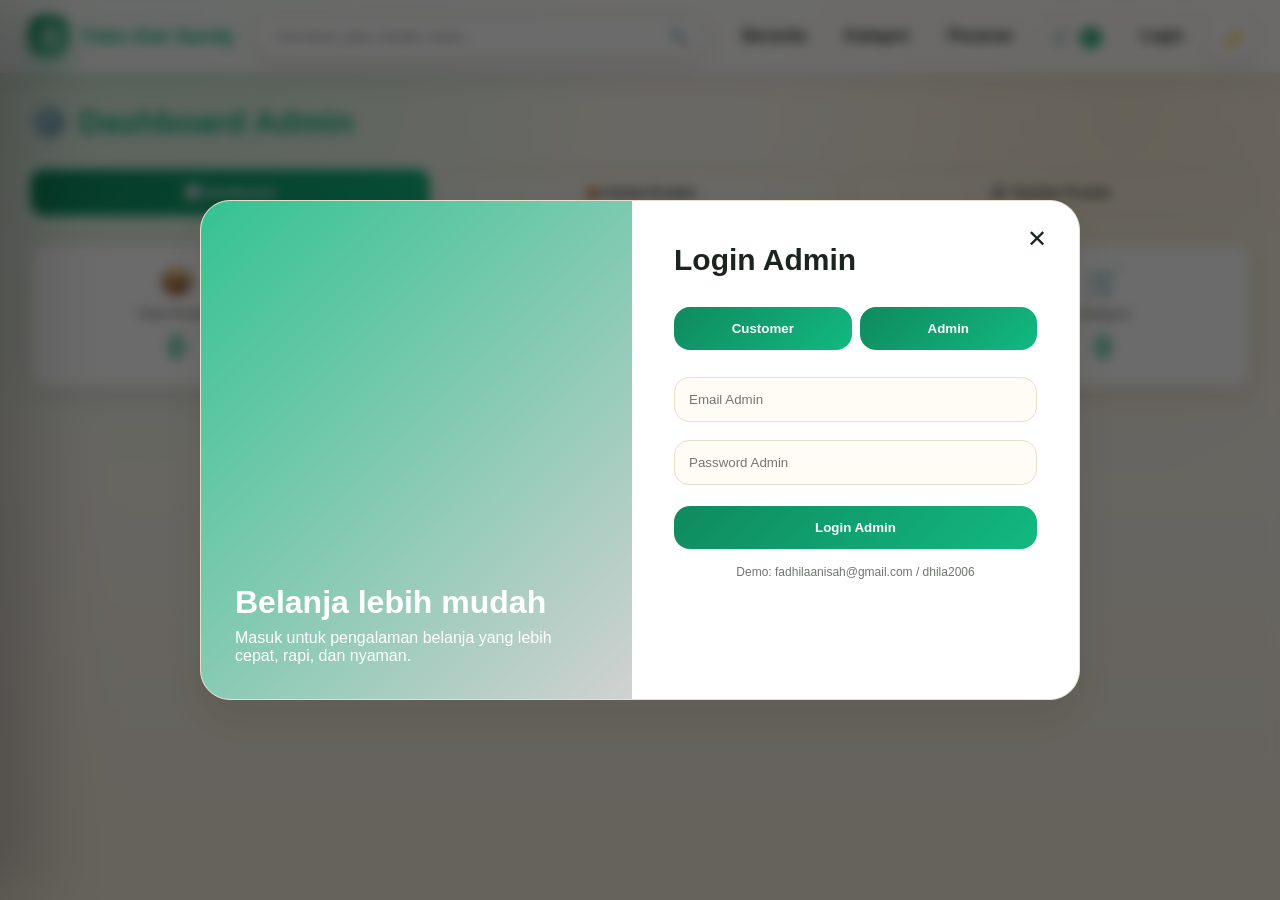
<file: admin.html>
<!DOCTYPE html>
<html lang="id">
<head>
<meta charset="UTF-8" />
<meta name="viewport" content="width=device-width, initial-scale=1.0" />
<title>Admin Dashboard - Toko Dwi Sandy</title>
<link rel="stylesheet" href="styles.css">
</head>

<body>

<!-- SIDEBAR -->
<div id="sidebar" class="sidebar">
  <div class="sidebar-header">
    <span>🛍️ Toko Dwi Sandy</span>
    <span onclick="closeSidebar()">✕</span>
  </div>
  <div class="sidebar-menu">
    <div onclick="window.location.href='index.html';closeSidebar()">🏠 Beranda</div>
    <div onclick="window.location.href='index.html';closeSidebar()">📦 Kategori Produk</div>
    <div onclick="window.location.href='index.html';closeSidebar()">🔍 Pencarian</div>
    <div onclick="window.location.href='keranjang.html';closeSidebar()">🛒 Keranjang</div>
    <div onclick="window.location.href='pesanan.html';closeSidebar()">🚚 Pesanan</div>
    <div onclick="toggleDarkMode();closeSidebar()">🌙 Night Mode</div>
    <div onclick="openLogin();closeSidebar()">👤 Login</div>
  </div>
</div>
<div id="overlay" class="overlay" onclick="closeSidebar()"></div>

<!-- NAVBAR -->
<nav>
  <div class="nav-left" onclick="openSidebar()">
    <div class="logo-badge">☰</div>
    <span>Toko Dwi Sandy</span>
  </div>

  <div class="nav-search">
    <input id="searchInput" placeholder="Cari beras, gula, minyak, snack..." />
    <span class="search-icon">🔍</span>
  </div>

  <div class="nav-right">
    <div class="nav-btn" onclick="window.location.href='index.html'">Beranda</div>
    <div class="nav-btn" onclick="window.location.href='index.html'">Kategori</div>
    <div class="nav-btn" onclick="window.location.href='pesanan.html'">Pesanan</div>
    <div class="nav-btn" onclick="window.location.href='keranjang.html'">🛒 <span id="cartCount" class="cart-badge">0</span></div>
    
    <div id="loginBtn" class="nav-btn" onclick="openLogin()">Login</div>
    
    <div id="userMenuBtn" class="user-menu hidden">
      <div class="user-avatar" onclick="toggleUserDropdown()" id="userAvatar">U</div>
      <div class="user-dropdown" id="userDropdown">
        <div class="user-dropdown-header">
          <p id="dropdownUsername">User</p>
          <span id="dropdownEmail">user@email.com</span>
        </div>
        <div class="user-dropdown-menu">
          <div class="user-dropdown-item" onclick="window.location.href='pesanan.html';closeUserDropdown()">📋 Pesanan Saya</div>
          <div class="user-dropdown-item" onclick="toggleDarkMode();closeUserDropdown()">🌙 Night Mode</div>
          <div class="user-dropdown-item user-dropdown-logout" onclick="logoutCustomer()">🚪 Logout</div>
        </div>
      </div>
    </div>
    
    <div id="adminMenuBtn" class="user-menu hidden">
      <div class="user-avatar" onclick="toggleAdminDropdown()" id="adminAvatar">A</div>
      <div class="user-dropdown" id="adminDropdown">
        <div class="user-dropdown-header">
          <p id="adminDropdownUsername">Admin</p>
          <span>Administrator</span>
        </div>
        <div class="user-dropdown-menu">
          <div class="user-dropdown-item" onclick="window.location.href='admin.html';closeAdminDropdown()">⚙️ Dashboard</div>
          <div class="user-dropdown-item" onclick="toggleDarkMode();closeAdminDropdown()">🌙 Night Mode</div>
          <div class="user-dropdown-item user-dropdown-logout" onclick="logoutAdmin()">🚪 Logout</div>
        </div>
      </div>
    </div>
    
    <button id="themeBtn" class="theme-btn" onclick="toggleDarkMode()" title="Night Mode">🌙</button>
  </div>
</nav>

<!-- LOGIN MODAL -->
<div id="loginModal" class="login-modal">
  <div class="login-box">
    <div class="login-left">
      <h2>Belanja lebih mudah</h2>
      <p>Masuk untuk pengalaman belanja yang lebih cepat, rapi, dan nyaman.</p>
    </div>
    <div class="login-right">
      <div class="close" onclick="closeLogin()">✕</div>
      <h2 id="formTitle">Login</h2>
      
      <div id="authMode" class="auth-tabs">
        <button class="auth-tab-btn active" onclick="setAuthMode('customer')">Customer</button>
        <button class="auth-tab-btn" onclick="setAuthMode('admin')">Admin</button>
      </div>

      <div id="customerAuth">
        <input id="email" placeholder="Email" />
        <input id="password" type="password" placeholder="Password" />
        <input id="username" class="hidden" placeholder="Username" />
        <button onclick="submitAuth('customer')">Masuk</button>
        <p style="margin-top:16px;font-size:14px;color:var(--muted)">
          <span id="switchText">Belum punya akun?</span>
          <b style="cursor:pointer;color:var(--primary-2)" onclick="toggleAuth()" id="switchBtn">Daftar</b>
        </p>
      </div>

      <div id="adminAuth" class="hidden">
        <input id="adminEmail" placeholder="Email Admin" />
        <input id="adminPassword" type="password" placeholder="Password Admin" />
        <button onclick="submitAuth('admin')">Login Admin</button>
        <p style="margin-top:16px;font-size:12px;color:var(--muted);text-align:center">
          Demo: fadhilaanisah@gmail.com / dhila2006
        </p>
      </div>
    </div>
  </div>
</div>

<!-- ADMIN DASHBOARD -->
<section class="container" id="adminPage">
  <div class="admin-header">
    <h1>⚙️ Dashboard Admin</h1>
  </div>

  <div class="admin-tabs">
    <button class="admin-tab active" onclick="switchAdminTab('dashboard')">📊 Dashboard</button>
    <button class="admin-tab" onclick="switchAdminTab('products')">📦 Kelola Produk</button>
    <button class="admin-tab" onclick="switchAdminTab('add')">➕ Tambah Produk</button>
  </div>

  <!-- DASHBOARD TAB -->
  <div id="dashboardTab" class="admin-section show">
    <div class="stats-grid">
      <div class="stat-card">
        <div class="icon">📦</div>
        <h3>Total Produk</h3>
        <div class="value" id="totalProducts">0</div>
      </div>
      <div class="stat-card">
        <div class="icon">💰</div>
        <h3>Total Stok</h3>
        <div class="value" id="totalStock">0</div>
      </div>
      <div class="stat-card">
        <div class="icon">📋</div>
        <h3>Total Pesanan</h3>
        <div class="value" id="totalOrders">0</div>
      </div>
      <div class="stat-card">
        <div class="icon">🛒</div>
        <h3>Kategori</h3>
        <div class="value" id="totalCategories">0</div>
      </div>
    </div>
  </div>

  <!-- PRODUCTS TAB -->
  <div id="productsTab" class="admin-section">
    <div class="add-product-form">
      <h3 style="margin-bottom:18px">🔍 Filter & Cari Produk</h3>
      <input id="adminSearch" placeholder="Cari nama produk..." style="width:100%;padding:12px;border-radius:12px;border:1px solid var(--border);background:var(--bg-soft);color:var(--text);outline:none" onkeyup="filterAdminProducts()" />
    </div>
    <table class="products-table">
      <thead>
        <tr>
          <th>Produk</th>
          <th>Kategori</th>
          <th>Harga</th>
          <th>Stok</th>
          <th style="width:200px;">Aksi</th>
        </tr>
      </thead>
      <tbody id="adminProductList"></tbody>
    </table>
  </div>

  <!-- ADD PRODUCT TAB -->
  <div id="addTab" class="admin-section">
    <div class="add-product-form">
      <h3 style="margin-bottom:18px">➕ Tambah Produk Baru</h3>
      
      <div class="form-group">
        <label>Nama Produk</label>
        <input id="newProductName" type="text" placeholder="Masukkan nama produk" />
      </div>

      <div class="form-row">
        <div class="form-group">
          <label>Harga (Rp)</label>
          <input id="newProductPrice" type="number" placeholder="Masukkan harga" min="0" />
        </div>
        <div class="form-group">
          <label>Stok</label>
          <input id="newProductStock" type="number" placeholder="Masukkan jumlah stok" min="0" />
        </div>
      </div>

      <div class="form-group">
        <label>Kategori</label>
        <select id="newProductCategory" style="padding:12px;border-radius:12px;border:1px solid var(--border);background:var(--bg-soft);color:var(--text);outline:none;font-weight:900">
          <option value="">-- Pilih Kategori --</option>
          <option value="Kebutuhan Harian">🍚 Kebutuhan Harian</option>
          <option value="Makanan Ringan">🍫 Makanan & Minuman Ringan</option>
          <option value="Rumah Tangga">🧹 Keperluan Rumah Tangga</option>
          <option value="Perawatan">🧴 Kesehatan & Perawatan</option>
          <option value="Lainnya">✨ Produk Lainnya</option>
        </select>
      </div>

      <div class="form-group">
        <label>Deskripsi</label>
        <textarea id="newProductDesc" placeholder="Masukkan deskripsi produk..."></textarea>
      </div>

      <div class="form-group">
        <label>URL Gambar</label>
        <input id="newProductImg" type="text" placeholder="Contoh: https://picsum.photos/400?26" />
      </div>

      <div class="form-actions">
        <button class="submit-btn" onclick="addNewProduct()">✓ Tambah Produk</button>
        <button class="cancel-btn" onclick="resetProductForm()">Reset</button>
      </div>
    </div>
  </div>
</section>

<button id="scrollTopBtn" class="scroll-top" onclick="window.scrollTo({top:0,behavior:'smooth'})">↑</button>
<div id="notif" class="notif hidden"></div>

<script src="script.js"></script>
<script>
// Check if admin is logged in
window.addEventListener('load', function() {
  if(!isAdminLoggedIn) {
    openLogin();
    setAuthMode('admin');
  } else {
    updateAdminStats();
    renderAdminProducts(getAllProducts());
  }
});
</script>
</body>
</html>
</file>
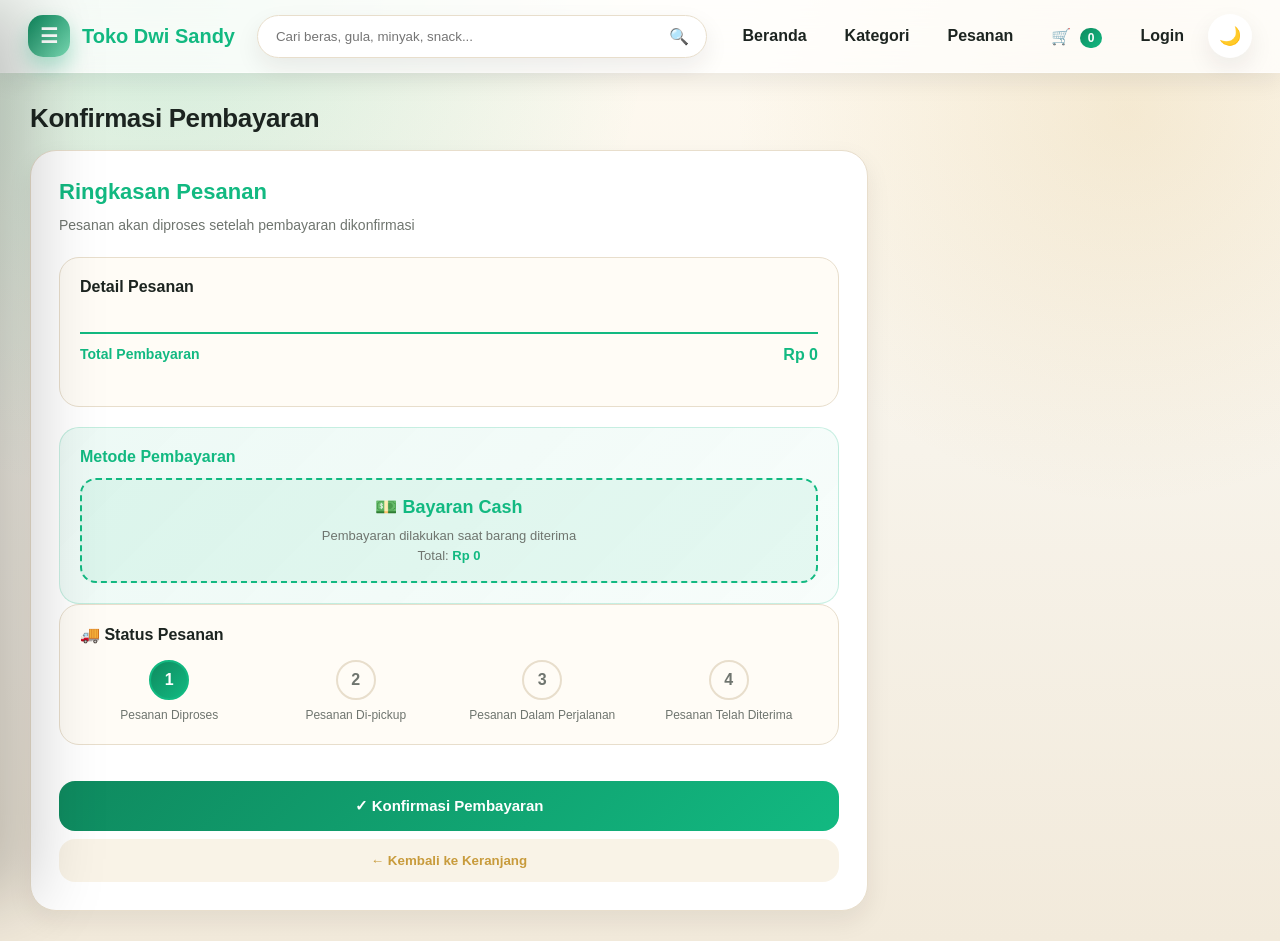
<file: checkout.html>
<!DOCTYPE html>
<html lang="id">
<head>
<meta charset="UTF-8" />
<meta name="viewport" content="width=device-width, initial-scale=1.0" />
<title>Checkout - Toko Dwi Sandy</title>
<link rel="stylesheet" href="styles.css">
</head>

<body>

<!-- SIDEBAR -->
<div id="sidebar" class="sidebar">
  <div class="sidebar-header">
    <span>🛍️ Toko Dwi Sandy</span>
    <span onclick="closeSidebar()">✕</span>
  </div>
  <div class="sidebar-menu">
    <div onclick="window.location.href='index.html';closeSidebar()">🏠 Beranda</div>
    <div onclick="window.location.href='index.html';closeSidebar()">📦 Kategori Produk</div>
    <div onclick="window.location.href='index.html';closeSidebar()">🔍 Pencarian</div>
    <div onclick="window.location.href='keranjang.html';closeSidebar()">🛒 Keranjang</div>
    <div onclick="window.location.href='pesanan.html';closeSidebar()">🚚 Pesanan</div>
    <div onclick="toggleDarkMode();closeSidebar()">🌙 Night Mode</div>
    <div onclick="openLogin();closeSidebar()">👤 Login</div>
  </div>
</div>
<div id="overlay" class="overlay" onclick="closeSidebar()"></div>

<!-- NAVBAR -->
<nav>
  <div class="nav-left" onclick="openSidebar()">
    <div class="logo-badge">☰</div>
    <span>Toko Dwi Sandy</span>
  </div>

  <div class="nav-search">
    <input id="searchInput" placeholder="Cari beras, gula, minyak, snack..." />
    <span class="search-icon">🔍</span>
  </div>

  <div class="nav-right">
    <div class="nav-btn" onclick="window.location.href='index.html'">Beranda</div>
    <div class="nav-btn" onclick="window.location.href='index.html'">Kategori</div>
    <div class="nav-btn" onclick="window.location.href='pesanan.html'">Pesanan</div>
    <div class="nav-btn" onclick="window.location.href='keranjang.html'">🛒 <span id="cartCount" class="cart-badge">0</span></div>
    
    <div id="loginBtn" class="nav-btn" onclick="openLogin()">Login</div>
    
    <div id="userMenuBtn" class="user-menu hidden">
      <div class="user-avatar" onclick="toggleUserDropdown()" id="userAvatar">U</div>
      <div class="user-dropdown" id="userDropdown">
        <div class="user-dropdown-header">
          <p id="dropdownUsername">User</p>
          <span id="dropdownEmail">user@email.com</span>
        </div>
        <div class="user-dropdown-menu">
          <div class="user-dropdown-item" onclick="window.location.href='pesanan.html';closeUserDropdown()">📋 Pesanan Saya</div>
          <div class="user-dropdown-item" onclick="toggleDarkMode();closeUserDropdown()">🌙 Night Mode</div>
          <div class="user-dropdown-item user-dropdown-logout" onclick="logoutCustomer()">🚪 Logout</div>
        </div>
      </div>
    </div>
    
    <div id="adminMenuBtn" class="user-menu hidden">
      <div class="user-avatar" onclick="toggleAdminDropdown()" id="adminAvatar">A</div>
      <div class="user-dropdown" id="adminDropdown">
        <div class="user-dropdown-header">
          <p id="adminDropdownUsername">Admin</p>
          <span>Administrator</span>
        </div>
        <div class="user-dropdown-menu">
          <div class="user-dropdown-item" onclick="window.location.href='admin.html';closeAdminDropdown()">⚙️ Dashboard</div>
          <div class="user-dropdown-item" onclick="toggleDarkMode();closeAdminDropdown()">🌙 Night Mode</div>
          <div class="user-dropdown-item user-dropdown-logout" onclick="logoutAdmin()">🚪 Logout</div>
        </div>
      </div>
    </div>
    
    <button id="themeBtn" class="theme-btn" onclick="toggleDarkMode()" title="Night Mode">🌙</button>
  </div>
</nav>

<!-- LOGIN MODAL -->
<div id="loginModal" class="login-modal">
  <div class="login-box">
    <div class="login-left">
      <h2>Belanja lebih mudah</h2>
      <p>Masuk untuk pengalaman belanja yang lebih cepat, rapi, dan nyaman.</p>
    </div>
    <div class="login-right">
      <div class="close" onclick="closeLogin()">✕</div>
      <h2 id="formTitle">Login</h2>
      
      <div id="authMode" class="auth-tabs">
        <button class="auth-tab-btn active" onclick="setAuthMode('customer')">Customer</button>
        <button class="auth-tab-btn" onclick="setAuthMode('admin')">Admin</button>
      </div>

      <div id="customerAuth">
        <input id="email" placeholder="Email" />
        <input id="password" type="password" placeholder="Password" />
        <input id="username" class="hidden" placeholder="Username" />
        <button onclick="submitAuth('customer')">Masuk</button>
        <p style="margin-top:16px;font-size:14px;color:var(--muted)">
          <span id="switchText">Belum punya akun?</span>
          <b style="cursor:pointer;color:var(--primary-2)" onclick="toggleAuth()" id="switchBtn">Daftar</b>
        </p>
      </div>

      <div id="adminAuth" class="hidden">
        <input id="adminEmail" placeholder="Email Admin" />
        <input id="adminPassword" type="password" placeholder="Password Admin" />
        <button onclick="submitAuth('admin')">Login Admin</button>
        <p style="margin-top:16px;font-size:12px;color:var(--muted);text-align:center">
          Demo: fadhilaanisah@gmail.com / dhila2006
        </p>
      </div>
    </div>
  </div>
</div>

<!-- CHECKOUT PAGE -->
<section class="container">
  <div class="section-head">
    <h2>Konfirmasi Pembayaran</h2>
  </div>
  <div class="checkout-layout">
    <div class="checkout-main">
      <div id="checkoutOrder"></div>
    </div>
  </div>
</section>

<button id="scrollTopBtn" class="scroll-top" onclick="window.scrollTo({top:0,behavior:'smooth'})">↑</button>
<div id="notif" class="notif hidden"></div>

<script src="script.js"></script>
<script>
// Load checkout when page loads
window.addEventListener('load', function() {
  let paymentMethod = sessionStorage.getItem('paymentMethod') || 'cash';
  renderCheckout(paymentMethod);
  sessionStorage.removeItem('paymentMethod');
});
</script>
</body>
</html>
</file>
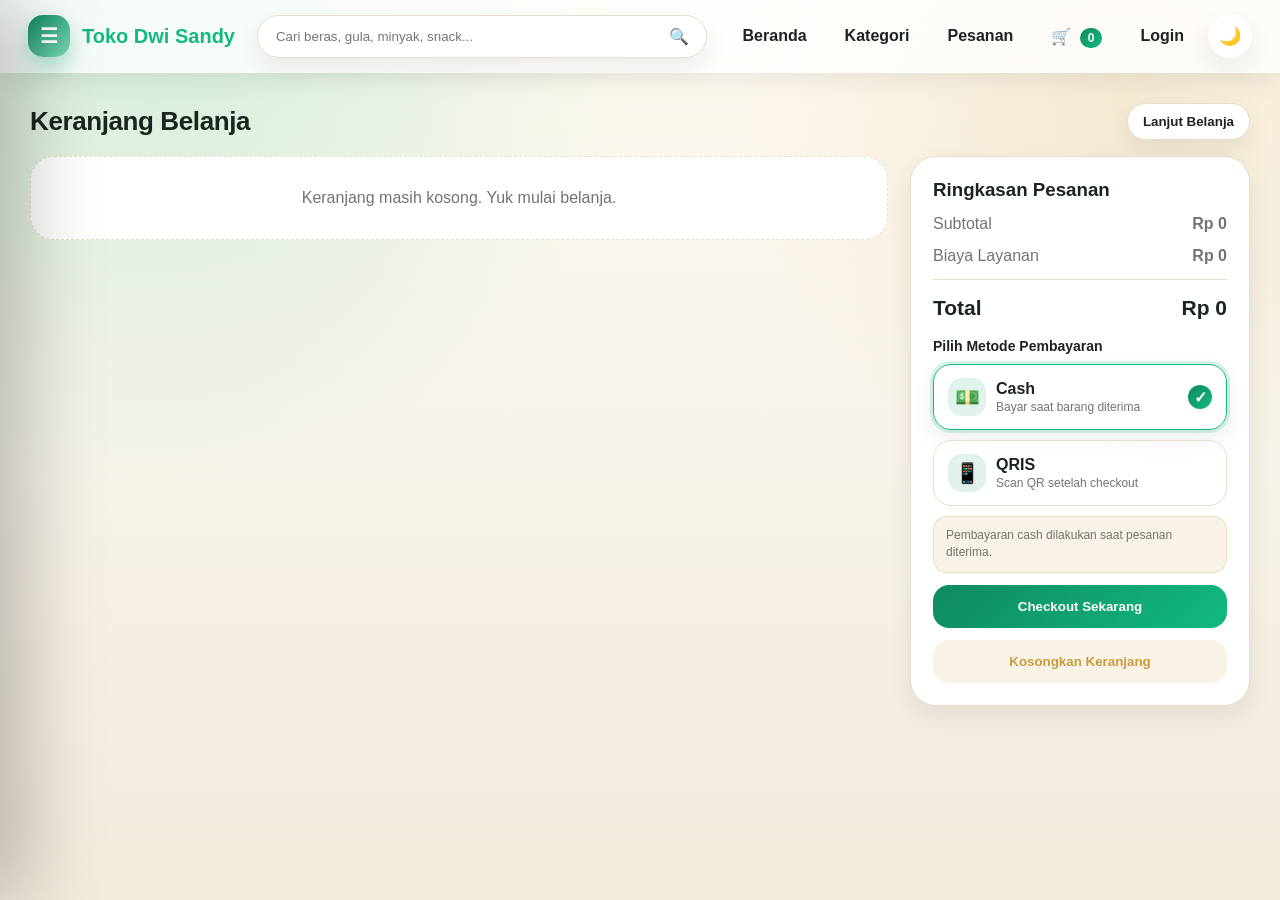
<file: keranjang.html>
<!DOCTYPE html>
<html lang="id">
<head>
<meta charset="UTF-8" />
<meta name="viewport" content="width=device-width, initial-scale=1.0" />
<title>Keranjang Belanja - Toko Dwi Sandy</title>
<link rel="stylesheet" href="styles.css">
</head>

<body>

<!-- SIDEBAR -->
<div id="sidebar" class="sidebar">
  <div class="sidebar-header">
    <span>🛍️ Toko Dwi Sandy</span>
    <span onclick="closeSidebar()">✕</span>
  </div>
  <div class="sidebar-menu">
    <div onclick="window.location.href='index.html';closeSidebar()">🏠 Beranda</div>
    <div onclick="window.location.href='index.html';closeSidebar()">📦 Kategori Produk</div>
    <div onclick="window.location.href='index.html';closeSidebar()">🔍 Pencarian</div>
    <div onclick="window.location.href='keranjang.html';closeSidebar()">🛒 Keranjang</div>
    <div onclick="window.location.href='pesanan.html';closeSidebar()">🚚 Pesanan</div>
    <div onclick="toggleDarkMode();closeSidebar()">🌙 Night Mode</div>
    <div onclick="openLogin();closeSidebar()">👤 Login</div>
  </div>
</div>
<div id="overlay" class="overlay" onclick="closeSidebar()"></div>

<!-- NAVBAR -->
<nav>
  <div class="nav-left" onclick="openSidebar()">
    <div class="logo-badge">☰</div>
    <span>Toko Dwi Sandy</span>
  </div>

  <div class="nav-search">
    <input id="searchInput" placeholder="Cari beras, gula, minyak, snack..." />
    <span class="search-icon">🔍</span>
  </div>

  <div class="nav-right">
    <div class="nav-btn" onclick="window.location.href='index.html'">Beranda</div>
    <div class="nav-btn" onclick="window.location.href='index.html'">Kategori</div>
    <div class="nav-btn" onclick="window.location.href='pesanan.html'">Pesanan</div>
    <div class="nav-btn" onclick="window.location.href='keranjang.html'">🛒 <span id="cartCount" class="cart-badge">0</span></div>
    
    <div id="loginBtn" class="nav-btn" onclick="openLogin()">Login</div>
    
    <div id="userMenuBtn" class="user-menu hidden">
      <div class="user-avatar" onclick="toggleUserDropdown()" id="userAvatar">U</div>
      <div class="user-dropdown" id="userDropdown">
        <div class="user-dropdown-header">
          <p id="dropdownUsername">User</p>
          <span id="dropdownEmail">user@email.com</span>
        </div>
        <div class="user-dropdown-menu">
          <div class="user-dropdown-item" onclick="window.location.href='pesanan.html';closeUserDropdown()">📋 Pesanan Saya</div>
          <div class="user-dropdown-item" onclick="toggleDarkMode();closeUserDropdown()">🌙 Night Mode</div>
          <div class="user-dropdown-item user-dropdown-logout" onclick="logoutCustomer()">🚪 Logout</div>
        </div>
      </div>
    </div>
    
    <div id="adminMenuBtn" class="user-menu hidden">
      <div class="user-avatar" onclick="toggleAdminDropdown()" id="adminAvatar">A</div>
      <div class="user-dropdown" id="adminDropdown">
        <div class="user-dropdown-header">
          <p id="adminDropdownUsername">Admin</p>
          <span>Administrator</span>
        </div>
        <div class="user-dropdown-menu">
          <div class="user-dropdown-item" onclick="window.location.href='admin.html';closeAdminDropdown()">⚙️ Dashboard</div>
          <div class="user-dropdown-item" onclick="toggleDarkMode();closeAdminDropdown()">🌙 Night Mode</div>
          <div class="user-dropdown-item user-dropdown-logout" onclick="logoutAdmin()">🚪 Logout</div>
        </div>
      </div>
    </div>
    
    <button id="themeBtn" class="theme-btn" onclick="toggleDarkMode()" title="Night Mode">🌙</button>
  </div>
</nav>

<!-- LOGIN MODAL -->
<div id="loginModal" class="login-modal">
  <div class="login-box">
    <div class="login-left">
      <h2>Belanja lebih mudah</h2>
      <p>Masuk untuk pengalaman belanja yang lebih cepat, rapi, dan nyaman.</p>
    </div>
    <div class="login-right">
      <div class="close" onclick="closeLogin()">✕</div>
      <h2 id="formTitle">Login</h2>
      
      <div id="authMode" class="auth-tabs">
        <button class="auth-tab-btn active" onclick="setAuthMode('customer')">Customer</button>
        <button class="auth-tab-btn" onclick="setAuthMode('admin')">Admin</button>
      </div>

      <div id="customerAuth">
        <input id="email" placeholder="Email" />
        <input id="password" type="password" placeholder="Password" />
        <input id="username" class="hidden" placeholder="Username" />
        <button onclick="submitAuth('customer')">Masuk</button>
        <p style="margin-top:16px;font-size:14px;color:var(--muted)">
          <span id="switchText">Belum punya akun?</span>
          <b style="cursor:pointer;color:var(--primary-2)" onclick="toggleAuth()" id="switchBtn">Daftar</b>
        </p>
      </div>

      <div id="adminAuth" class="hidden">
        <input id="adminEmail" placeholder="Email Admin" />
        <input id="adminPassword" type="password" placeholder="Password Admin" />
        <button onclick="submitAuth('admin')">Login Admin</button>
        <p style="margin-top:16px;font-size:12px;color:var(--muted);text-align:center">
          Demo: fadhilaanisah@gmail.com / dhila2006
        </p>
      </div>
    </div>
  </div>
</div>

<!-- CART PAGE -->
<section class="container">
  <div class="section-head">
    <h2>Keranjang Belanja</h2>
    <button class="utility-btn" onclick="window.location.href='index.html'">Lanjut Belanja</button>
  </div>
  <div class="cart-layout">
    <div id="cartItems"></div>
    <div class="summary-card">
      <h3>Ringkasan Pesanan</h3>
      <div class="summary-row"><span>Subtotal</span><b>Rp <span id="subtotalHarga">0</span></b></div>
      <div class="summary-row"><span>Biaya Layanan</span><b>Rp 0</b></div>
      <div class="summary-row total"><span>Total</span><span>Rp <span id="totalHarga">0</span></span></div>

      <div class="payment-title">Pilih Metode Pembayaran</div>
      <div class="payment-options">
        <div id="payCash" class="payment-option active" onclick="setPaymentMethod('cash')">
          <div class="payment-main"><div class="payment-icon">💵</div><div><div class="payment-name">Cash</div><div class="payment-desc">Bayar saat barang diterima</div></div></div>
        </div>
        <div id="payQris" class="payment-option" onclick="setPaymentMethod('qris')">
          <div class="payment-main"><div class="payment-icon">📱</div><div><div class="payment-name">QRIS</div><div class="payment-desc">Scan QR setelah checkout</div></div></div>
        </div>
      </div>
      <div id="paymentNote" class="payment-note">Pembayaran cash dilakukan saat pesanan diterima.</div>

      <button class="checkout-btn" onclick="checkoutCart()">Checkout Sekarang</button>
      <button class="clear-btn" onclick="clearCart()">Kosongkan Keranjang</button>
    </div>
  </div>
</section>

<button id="scrollTopBtn" class="scroll-top" onclick="window.scrollTo({top:0,behavior:'smooth'})">↑</button>
<div id="notif" class="notif hidden"></div>

<script src="script.js"></script>
</body>
</html>
</file>
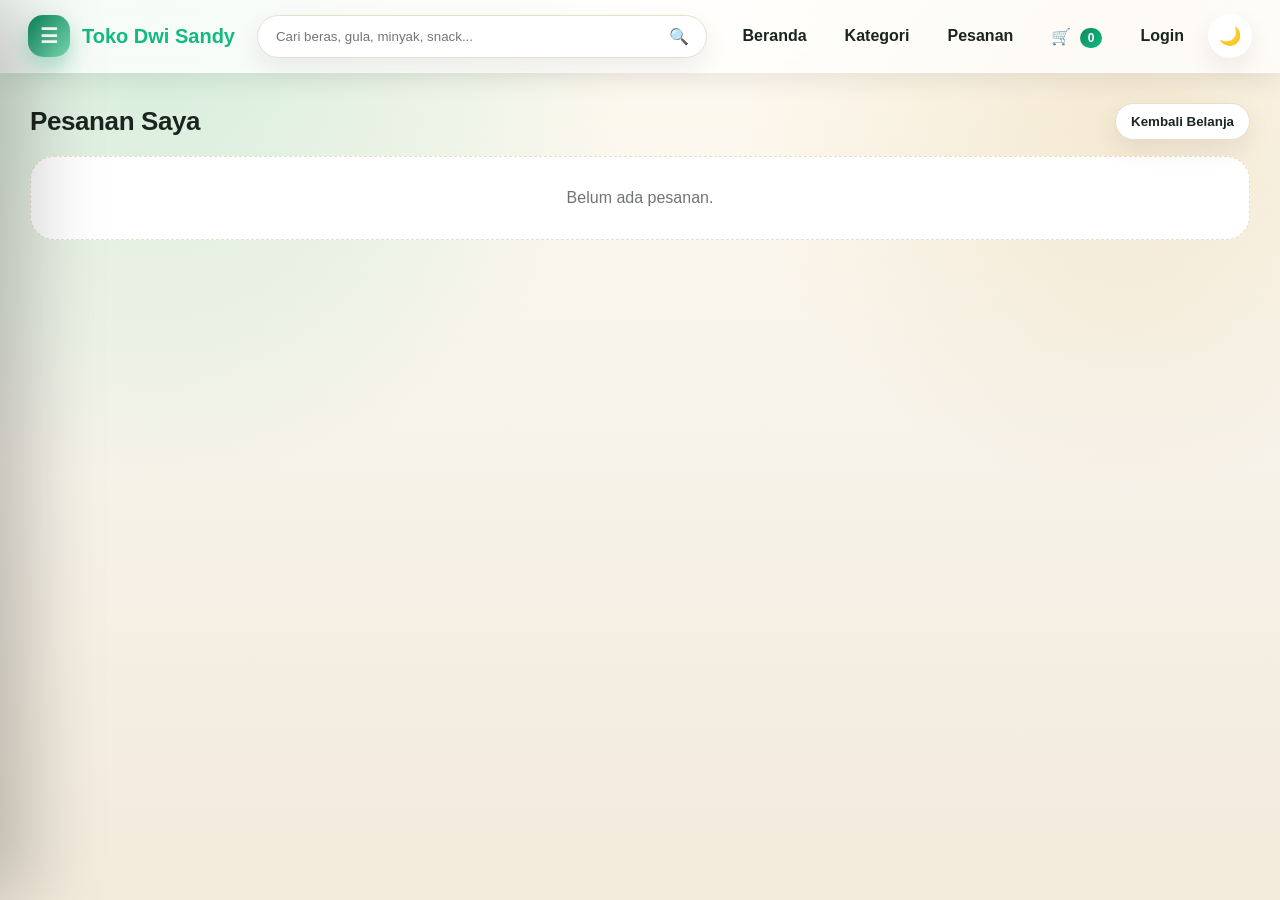
<file: pesanan.html>
<!DOCTYPE html>
<html lang="id">
<head>
<meta charset="UTF-8" />
<meta name="viewport" content="width=device-width, initial-scale=1.0" />
<title>Pesanan Saya - Toko Dwi Sandy</title>
<link rel="stylesheet" href="styles.css">
</head>

<body>

<!-- SIDEBAR -->
<div id="sidebar" class="sidebar">
  <div class="sidebar-header">
    <span>🛍️ Toko Dwi Sandy</span>
    <span onclick="closeSidebar()">✕</span>
  </div>
  <div class="sidebar-menu">
    <div onclick="window.location.href='index.html';closeSidebar()">🏠 Beranda</div>
    <div onclick="window.location.href='index.html';closeSidebar()">📦 Kategori Produk</div>
    <div onclick="window.location.href='index.html';closeSidebar()">🔍 Pencarian</div>
    <div onclick="window.location.href='keranjang.html';closeSidebar()">🛒 Keranjang</div>
    <div onclick="window.location.href='pesanan.html';closeSidebar()">🚚 Pesanan</div>
    <div onclick="toggleDarkMode();closeSidebar()">🌙 Night Mode</div>
    <div onclick="openLogin();closeSidebar()">👤 Login</div>
  </div>
</div>
<div id="overlay" class="overlay" onclick="closeSidebar()"></div>

<!-- NAVBAR -->
<nav>
  <div class="nav-left" onclick="openSidebar()">
    <div class="logo-badge">☰</div>
    <span>Toko Dwi Sandy</span>
  </div>

  <div class="nav-search">
    <input id="searchInput" placeholder="Cari beras, gula, minyak, snack..." />
    <span class="search-icon">🔍</span>
  </div>

  <div class="nav-right">
    <div class="nav-btn" onclick="window.location.href='index.html'">Beranda</div>
    <div class="nav-btn" onclick="window.location.href='index.html'">Kategori</div>
    <div class="nav-btn" onclick="window.location.href='pesanan.html'">Pesanan</div>
    <div class="nav-btn" onclick="window.location.href='keranjang.html'">🛒 <span id="cartCount" class="cart-badge">0</span></div>
    
    <div id="loginBtn" class="nav-btn" onclick="openLogin()">Login</div>
    
    <div id="userMenuBtn" class="user-menu hidden">
      <div class="user-avatar" onclick="toggleUserDropdown()" id="userAvatar">U</div>
      <div class="user-dropdown" id="userDropdown">
        <div class="user-dropdown-header">
          <p id="dropdownUsername">User</p>
          <span id="dropdownEmail">user@email.com</span>
        </div>
        <div class="user-dropdown-menu">
          <div class="user-dropdown-item" onclick="window.location.href='pesanan.html';closeUserDropdown()">📋 Pesanan Saya</div>
          <div class="user-dropdown-item" onclick="toggleDarkMode();closeUserDropdown()">🌙 Night Mode</div>
          <div class="user-dropdown-item user-dropdown-logout" onclick="logoutCustomer()">🚪 Logout</div>
        </div>
      </div>
    </div>
    
    <div id="adminMenuBtn" class="user-menu hidden">
      <div class="user-avatar" onclick="toggleAdminDropdown()" id="adminAvatar">A</div>
      <div class="user-dropdown" id="adminDropdown">
        <div class="user-dropdown-header">
          <p id="adminDropdownUsername">Admin</p>
          <span>Administrator</span>
        </div>
        <div class="user-dropdown-menu">
          <div class="user-dropdown-item" onclick="window.location.href='admin.html';closeAdminDropdown()">⚙️ Dashboard</div>
          <div class="user-dropdown-item" onclick="toggleDarkMode();closeAdminDropdown()">🌙 Night Mode</div>
          <div class="user-dropdown-item user-dropdown-logout" onclick="logoutAdmin()">🚪 Logout</div>
        </div>
      </div>
    </div>
    
    <button id="themeBtn" class="theme-btn" onclick="toggleDarkMode()" title="Night Mode">🌙</button>
  </div>
</nav>

<!-- LOGIN MODAL -->
<div id="loginModal" class="login-modal">
  <div class="login-box">
    <div class="login-left">
      <h2>Belanja lebih mudah</h2>
      <p>Masuk untuk pengalaman belanja yang lebih cepat, rapi, dan nyaman.</p>
    </div>
    <div class="login-right">
      <div class="close" onclick="closeLogin()">✕</div>
      <h2 id="formTitle">Login</h2>
      
      <div id="authMode" class="auth-tabs">
        <button class="auth-tab-btn active" onclick="setAuthMode('customer')">Customer</button>
        <button class="auth-tab-btn" onclick="setAuthMode('admin')">Admin</button>
      </div>

      <div id="customerAuth">
        <input id="email" placeholder="Email" />
        <input id="password" type="password" placeholder="Password" />
        <input id="username" class="hidden" placeholder="Username" />
        <button onclick="submitAuth('customer')">Masuk</button>
        <p style="margin-top:16px;font-size:14px;color:var(--muted)">
          <span id="switchText">Belum punya akun?</span>
          <b style="cursor:pointer;color:var(--primary-2)" onclick="toggleAuth()" id="switchBtn">Daftar</b>
        </p>
      </div>

      <div id="adminAuth" class="hidden">
        <input id="adminEmail" placeholder="Email Admin" />
        <input id="adminPassword" type="password" placeholder="Password Admin" />
        <button onclick="submitAuth('admin')">Login Admin</button>
        <p style="margin-top:16px;font-size:12px;color:var(--muted);text-align:center">
          Demo: fadhilaanisah@gmail.com / dhila2006
        </p>
      </div>
    </div>
  </div>
</div>

<!-- ORDERS PAGE -->
<section class="container">
  <div class="section-head">
    <h2>Pesanan Saya</h2>
    <button class="utility-btn" onclick="window.location.href='index.html'">Kembali Belanja</button>
  </div>
  <div id="orderList"></div>
</section>

<button id="scrollTopBtn" class="scroll-top" onclick="window.scrollTo({top:0,behavior:'smooth'})">↑</button>
<div id="notif" class="notif hidden"></div>

<script src="script.js"></script>
</body>
</html>
</file>
<file: styles.css>
:root{
  --primary:#0f8a5f;
  --primary-2:#12b981;
  --primary-3:#7bdcb5;
  --accent:#c89b3c;
  --warning:#f3c969;
  --bg:#f7f3ea;
  --bg-soft:#fffcf6;
  --card:#ffffff;
  --text:#1c2420;
  --muted:#6f756f;
  --border:#e8decc;
  --shadow:0 22px 48px rgba(35,30,20,.12);
  --shadow-soft:0 10px 25px rgba(35,30,20,.08);
  --radius:22px;
}

body.dark{
  --primary:#22c55e;
  --primary-2:#34d399;
  --primary-3:#86efac;
  --accent:#d6b15e;
  --warning:#f5d27a;
  --bg:#030404;
  --bg-soft:#070908;
  --card:#101412;
  --text:#f6f3ea;
  --muted:#b7b0a2;
  --border:#2b302b;
  --shadow:0 26px 65px rgba(0,0,0,.92);
  --shadow-soft:0 14px 34px rgba(0,0,0,.78);
}

*{
  margin:0;
  padding:0;
  box-sizing:border-box;
  font-family:'Segoe UI', Arial, sans-serif;
}

html{scroll-behavior:smooth;}
body{
  min-height:100vh;
  background:
    radial-gradient(circle at 12% 0%, rgba(18,185,129,.18), transparent 34%),
    radial-gradient(circle at 88% 12%, rgba(200,155,60,.16), transparent 28%),
    linear-gradient(180deg,#fffaf0 0%, var(--bg) 48%, #f2eadb 100%);
  color:var(--text);
  transition:background .35s ease,color .35s ease;
}

body.dark{
  background:
    radial-gradient(circle at 15% 0%, rgba(34,197,94,.24), transparent 28%),
    radial-gradient(circle at 88% 8%, rgba(214,177,94,.18), transparent 24%),
    radial-gradient(circle at 50% 100%, rgba(18,185,129,.10), transparent 32%),
    linear-gradient(180deg,#000000 0%, #030404 48%, #080a08 100%);
}

.hidden{display:none!important;}
.container{padding:30px;animation:pageFade .45s ease;}

@keyframes pageFade{
  from{opacity:0;transform:translateY(14px)}
  to{opacity:1;transform:translateY(0)}
}

@keyframes floatUp{
  0%{transform:translateY(12px);opacity:0}
  100%{transform:translateY(0);opacity:1}
}

@keyframes popIn{
  from{transform:scale(.94);opacity:0}
  to{transform:scale(1);opacity:1}
}

@keyframes pulseGlow{
  0%,100%{box-shadow:0 0 0 rgba(18,185,129,0)}
  50%{box-shadow:0 0 35px rgba(18,185,129,.45)}
}

@keyframes shine{
  from{left:-80%}
  to{left:120%}
}

/* NAVBAR */
nav{
  position:sticky;
  top:0;
  z-index:1000;
  padding:14px 28px;
  display:flex;
  align-items:center;
  gap:22px;
  background:rgba(255,255,255,.76);
  backdrop-filter:blur(18px);
  border-bottom:1px solid rgba(255,255,255,.45);
  box-shadow:0 8px 25px rgba(15,23,42,.08);
  transition:.3s ease;
}

body.dark nav{
  background:rgba(0,0,0,.78);
  border-bottom:1px solid rgba(255,255,255,.08);
  box-shadow:0 10px 35px rgba(0,0,0,.9);
}

.nav-left{
  display:flex;
  align-items:center;
  gap:12px;
  min-width:max-content;
  font-weight:800;
  font-size:20px;
  color:var(--primary-2);
  cursor:pointer;
}

.logo-badge{
  width:42px;
  height:42px;
  border-radius:15px;
  display:flex;
  align-items:center;
  justify-content:center;
  color:white;
  background:linear-gradient(135deg,var(--primary),var(--primary-3));
  box-shadow:0 10px 20px rgba(18,185,129,.30);
}

.nav-search{flex:1;position:relative;}
.nav-search input{
  width:100%;
  padding:13px 48px 13px 18px;
  border-radius:999px;
  border:1px solid var(--border);
  background:var(--card);
  color:var(--text);
  outline:none;
  box-shadow:var(--shadow-soft);
  transition:.25s ease;
}
.nav-search input:focus{
  border-color:var(--primary-2);
  box-shadow:0 0 0 4px rgba(18,185,129,.13), var(--shadow-soft);
}
.search-icon{
  position:absolute;
  right:18px;
  top:50%;
  transform:translateY(-50%);
  color:var(--muted);
}

.nav-right{
  display:flex;
  align-items:center;
  gap:10px;
}
.nav-btn{
  cursor:pointer;
  padding:10px 14px;
  border-radius:999px;
  font-weight:650;
  color:var(--text);
  transition:.2s ease;
  user-select:none;
}
.nav-btn:hover{
  background:rgba(18,185,129,.12);
  color:var(--primary-2);
  transform:translateY(-2px);
}
.theme-btn{
  border:none;
  background:var(--card);
  color:var(--text);
  box-shadow:var(--shadow-soft);
  width:44px;
  height:44px;
  border-radius:50%;
  cursor:pointer;
  font-size:18px;
}
.theme-btn:hover{transform:rotate(12deg) scale(1.06);}
.cart-badge{
  background:linear-gradient(135deg,var(--primary),var(--primary-2));
  color:white;
  padding:3px 8px;
  border-radius:999px;
  font-size:12px;
  margin-left:4px;
}

/* USER MENU */
.user-menu{
  position:relative;
  display:flex;
  align-items:center;
  gap:8px;
}
.user-avatar{
  width:42px;
  height:42px;
  border-radius:50%;
  background:linear-gradient(135deg,var(--primary),var(--primary-2));
  color:white;
  display:flex;
  align-items:center;
  justify-content:center;
  cursor:pointer;
  font-weight:900;
  transition:.2s ease;
}
.user-avatar:hover{
  transform:scale(1.08);
}
.user-dropdown{
  position:absolute;
  top:52px;
  right:0;
  background:var(--card);
  border:1px solid var(--border);
  border-radius:16px;
  box-shadow:var(--shadow);
  min-width:200px;
  opacity:0;
  pointer-events:none;
  transition:.2s ease;
  z-index:10001;
}
.user-dropdown.show{
  opacity:1;
  pointer-events:auto;
  top:56px;
}
.user-dropdown-header{
  padding:14px 16px;
  border-bottom:1px solid var(--border);
}
.user-dropdown-header p{
  font-weight:900;
  margin-bottom:2px;
}
.user-dropdown-header span{
  font-size:12px;
  color:var(--muted);
}
.user-dropdown-menu{
  padding:8px;
}
.user-dropdown-item{
  padding:10px 12px;
  cursor:pointer;
  border-radius:10px;
  margin-bottom:4px;
  font-weight:900;
  transition:.2s ease;
}
.user-dropdown-item:hover{
  background:rgba(18,185,129,.12);
  color:var(--primary-2);
}
.user-dropdown-logout{
  border-top:1px solid var(--border);
  padding-top:8px;
  color:#ff4d4d;
}
.user-dropdown-logout:hover{
  background:rgba(255,77,77,.12);
  color:#ff4d4d;
}

/* OVERLAY FOR DROPDOWN */
.dropdown-overlay{
  position:fixed;
  inset:0;
  z-index:10000;
  opacity:0;
  pointer-events:none;
}

/* SIDEBAR */
.sidebar{
  position:fixed;
  top:0;
  left:-320px;
  width:320px;
  max-width:88vw;
  height:100%;
  background:var(--card);
  color:var(--text);
  box-shadow:30px 0 70px rgba(0,0,0,.22);
  transition:.3s ease;
  z-index:9999;
  border-right:1px solid var(--border);
}
.sidebar.show{left:0;}
.sidebar-header{
  display:flex;
  justify-content:space-between;
  align-items:center;
  padding:24px;
  font-weight:800;
  font-size:19px;
  border-bottom:1px solid var(--border);
}
.sidebar-header span{cursor:pointer;font-size:22px;}
.sidebar-menu{padding:12px;}
.sidebar-menu div{
  padding:16px 18px;
  cursor:pointer;
  border-radius:16px;
  margin-bottom:6px;
  font-weight:650;
}
.sidebar-menu div:hover{
  background:rgba(18,185,129,.12);
  transform:translateX(4px);
}
.overlay{
  position:fixed;
  inset:0;
  background:rgba(0,0,0,.55);
  opacity:0;
  pointer-events:none;
  transition:.3s;
  z-index:9998;
  backdrop-filter:blur(3px);
}
.overlay.show{opacity:1;pointer-events:auto;}

/* HERO */
.hero{
  position:relative;
  overflow:hidden;
  display:grid;
  grid-template-columns:1.15fr .85fr;
  gap:24px;
  min-height:280px;
  padding:38px;
  border-radius:32px;
  background:
    linear-gradient(135deg, rgba(18,185,129,.95), rgba(67,160,71,.86)),
    url('https://picsum.photos/1200/500?market') center/cover;
  color:white;
  box-shadow:0 25px 55px rgba(18,185,129,.25);
  animation:floatUp .55s ease;
}
.hero::after{
  content:"";
  position:absolute;
  width:260px;
  height:260px;
  border-radius:50%;
  right:-70px;
  top:-80px;
  background:rgba(255,255,255,.16);
}
.hero h1{
  position:relative;
  z-index:1;
  font-size:42px;
  line-height:1.08;
  margin-bottom:14px;
  letter-spacing:-1px;
}
.hero p{
  position:relative;
  z-index:1;
  max-width:620px;
  color:rgba(255,255,255,.9);
  font-size:16px;
  line-height:1.65;
}
.hero-actions{
  position:relative;
  z-index:1;
  display:flex;
  flex-wrap:wrap;
  gap:12px;
  margin-top:22px;
}
.btn-primary,.btn-soft{
  border:none;
  border-radius:999px;
  padding:13px 20px;
  cursor:pointer;
  font-weight:800;
}
.btn-primary{
  background:white;
  color:var(--primary);
  box-shadow:0 12px 25px rgba(0,0,0,.18);
}
.btn-soft{
  color:white;
  background:rgba(255,255,255,.18);
  border:1px solid rgba(255,255,255,.26);
}
.btn-primary:hover,.btn-soft:hover{transform:translateY(-3px) scale(1.02);}
.hero-panel{
  position:relative;
  z-index:1;
  align-self:center;
  background:rgba(255,255,255,.16);
  border:1px solid rgba(255,255,255,.22);
  border-radius:26px;
  padding:22px;
  backdrop-filter:blur(12px);
}
.hero-panel h3{font-size:18px;margin-bottom:14px;}
.mini-stat{
  display:flex;
  justify-content:space-between;
  padding:12px 0;
  border-bottom:1px solid rgba(255,255,255,.18);
}
.mini-stat:last-child{border-bottom:none;}

/* INFO STRIP */
.info-strip{
  display:grid;
  grid-template-columns:repeat(4,1fr);
  gap:16px;
  margin:22px 0;
}
.info-card{
  background:var(--card);
  border:1px solid var(--border);
  border-radius:22px;
  padding:18px;
  box-shadow:var(--shadow-soft);
  display:flex;
  gap:12px;
  align-items:center;
  animation:floatUp .55s ease;
}
.info-card b{display:block;margin-bottom:3px;}
.info-card span{color:var(--muted);font-size:13px;}
.info-icon{
  width:44px;
  height:44px;
  border-radius:16px;
  display:flex;
  align-items:center;
  justify-content:center;
  background:rgba(18,185,129,.13);
  color:var(--primary-2);
  font-size:21px;
}

/* MARKET */
.market{
  display:grid;
  grid-template-columns:280px 1fr;
  gap:25px;
}
.catbox{
  position:sticky;
  top:92px;
  background:var(--card);
  border:1px solid var(--border);
  border-radius:26px;
  overflow:hidden;
  box-shadow:var(--shadow-soft);
  height:max-content;
}
.catbox h3{
  padding:20px;
  background:linear-gradient(135deg,rgba(253,216,53,.94),rgba(255,241,118,.9));
  color:#2b2b2b;
}
.cat{
  display:flex;
  align-items:center;
  gap:12px;
  padding:16px 18px;
  cursor:pointer;
  border-top:1px solid var(--border);
  font-weight:650;
}
.cat:hover,.cat.active{
  background:rgba(18,185,129,.12);
  color:var(--primary-2);
}
.cat.active{border-left:5px solid var(--primary-2);}

.section-head{
  display:flex;
  align-items:center;
  justify-content:space-between;
  gap:14px;
  margin-bottom:16px;
}
.section-head h2{font-size:26px;letter-spacing:-.4px;}
.sortbar{
  display:flex;
  flex-wrap:wrap;
  gap:10px;
  margin-bottom:18px;
}
.sortbar button,.utility-btn{
  border:none;
  border-radius:999px;
  padding:10px 15px;
  cursor:pointer;
  background:var(--card);
  color:var(--text);
  border:1px solid var(--border);
  font-weight:700;
  box-shadow:var(--shadow-soft);
}
.sortbar button:hover,.sortbar button.active,.utility-btn:hover{
  background:linear-gradient(135deg,var(--primary),var(--primary-2));
  color:white;
  transform:translateY(-2px);
}

.grid{
  display:grid;
  grid-template-columns:repeat(auto-fit,minmax(210px,1fr));
  gap:20px;
}
.product{
  position:relative;
  overflow:hidden;
  background:var(--card);
  border:1px solid var(--border);
  border-radius:26px;
  padding:14px;
  box-shadow:var(--shadow-soft);
  cursor:pointer;
  animation:floatUp .45s ease;
}
.product::before{
  content:"";
  position:absolute;
  top:0;
  left:-85%;
  width:45%;
  height:100%;
  background:linear-gradient(90deg,transparent,rgba(255,255,255,.24),transparent);
  transform:skewX(-18deg);
}
.product:hover::before{animation:shine .8s ease;}
.product:hover{
  transform:translateY(-9px);
  box-shadow:var(--shadow);
  border-color:rgba(18,185,129,.35);
}
body.dark .product:hover{
  box-shadow:0 0 0 1px rgba(18,185,129,.3), 0 20px 55px rgba(18,185,129,.25);
}
.product img{
  width:100%;
  height:155px;
  object-fit:cover;
  border-radius:20px;
  margin-bottom:12px;
}
.product h4{font-size:17px;margin-bottom:7px;}
.product .price{
  color:var(--primary-2);
  font-size:17px;
  font-weight:900;
  margin-bottom:6px;
}
.product .meta{
  color:var(--muted);
  font-size:13px;
  margin-bottom:12px;
}
.product-actions{
  display:flex;
  gap:8px;
}
.add-btn{
  flex:1;
  border:none;
  border-radius:15px;
  padding:11px;
  cursor:pointer;
  background:linear-gradient(135deg,var(--primary),var(--primary-2));
  color:white;
  font-weight:900;
}
.add-btn:hover{transform:scale(1.03);animation:pulseGlow .9s ease;}
.wish-btn{
  width:44px;
  border:none;
  border-radius:15px;
  cursor:pointer;
  background:rgba(200,155,60,.12);
  color:var(--accent);
  font-size:18px;
}
.wish-btn.active{background:var(--accent);color:white;}
.badge{
  position:absolute;
  top:20px;
  left:20px;
  background:linear-gradient(135deg,#ff5252,#ff1744);
  color:white;
  padding:6px 10px;
  font-size:12px;
  font-weight:800;
  border-radius:999px;
  box-shadow:0 10px 18px rgba(200,155,60,.26);
}
.stock-pill{
  position:absolute;
  top:20px;
  right:20px;
  background:rgba(0,0,0,.55);
  color:white;
  padding:6px 10px;
  font-size:12px;
  border-radius:999px;
}

/* LOGIN MODAL */
.login-modal,.detail-modal{
  position:fixed;
  inset:0;
  background:rgba(0,0,0,.58);
  display:flex;
  align-items:center;
  justify-content:center;
  opacity:0;
  pointer-events:none;
  transition:.3s;
  z-index:10000;
  backdrop-filter:blur(6px);
}
.login-modal.show,.detail-modal.show{opacity:1;pointer-events:auto;}
.login-box{
  width:880px;
  max-width:92vw;
  min-height:500px;
  background:var(--card);
  color:var(--text);
  border-radius:30px;
  display:flex;
  overflow:hidden;
  border:1px solid var(--border);
  box-shadow:var(--shadow);
  animation:popIn .28s ease;
}
.login-left{
  flex:1;
  background:
    linear-gradient(135deg,rgba(18,185,129,.86),rgba(0,0,0,.18)),
    url("https://picsum.photos/700/900?food-store") center/cover;
  padding:34px;
  display:flex;
  flex-direction:column;
  justify-content:flex-end;
  color:white;
}
.login-left h2{font-size:32px;margin-bottom:8px;}
.login-right{
  flex:1;
  padding:42px;
  position:relative;
}
.close,.detail-close{
  position:absolute;
  top:18px;
  right:22px;
  font-size:24px;
  cursor:pointer;
  width:40px;
  height:40px;
  display:flex;
  align-items:center;
  justify-content:center;
  border-radius:50%;
}
.close:hover,.detail-close:hover{background:rgba(200,155,60,.12);color:var(--accent);}
.login-right h2{font-size:30px;margin-bottom:18px;}
.login-right input{
  width:100%;
  padding:14px;
  margin:9px 0;
  border-radius:15px;
  border:1px solid var(--border);
  background:var(--bg-soft);
  color:var(--text);
  outline:none;
}
.login-right input:focus{border-color:var(--primary-2);box-shadow:0 0 0 4px rgba(18,185,129,.13);}
.login-right button{
  width:100%;
  margin-top:12px;
  padding:14px;
  background:linear-gradient(135deg,var(--primary),var(--primary-2));
  border:none;
  color:white;
  border-radius:16px;
  font-weight:900;
  cursor:pointer;
}

.auth-tabs{
  display:grid;
  grid-template-columns:1fr 1fr;
  gap:8px;
  margin-bottom:18px;
}
.auth-tab-btn{
  padding:12px;
  border:2px solid var(--border);
  background:transparent;
  color:var(--text);
  border-radius:12px;
  cursor:pointer;
  font-weight:900;
  transition:.2s ease;
}
.auth-tab-btn:hover{
  border-color:var(--primary-2);
  color:var(--primary-2);
}
.auth-tab-btn.active{
  background:linear-gradient(135deg,var(--primary),var(--primary-2));
  color:white;
  border-color:var(--primary-2);
}

/* ADMIN DASHBOARD */
.admin-header{
  display:flex;
  justify-content:space-between;
  align-items:center;
  margin-bottom:28px;
}
.admin-header h1{font-size:32px;color:var(--primary-2);}
.logout-btn{
  padding:11px 18px;
  background:rgba(200,155,60,.12);
  color:var(--accent);
  border:1px solid rgba(200,155,60,.3);
  border-radius:12px;
  cursor:pointer;
  font-weight:900;
}
.logout-btn:hover{
  background:var(--accent);
  color:white;
}

.admin-tabs{
  display:grid;
  grid-template-columns:repeat(auto-fit,minmax(120px,1fr));
  gap:10px;
  margin-bottom:28px;
}
.admin-tab{
  padding:14px;
  border:2px solid var(--border);
  background:transparent;
  border-radius:14px;
  cursor:pointer;
  font-weight:900;
  color:var(--text);
  transition:.2s ease;
}
.admin-tab:hover{
  border-color:var(--primary-2);
  color:var(--primary-2);
}
.admin-tab.active{
  background:linear-gradient(135deg,var(--primary),var(--primary-2));
  color:white;
  border-color:var(--primary-2);
}

.admin-section{display:none;}
.admin-section.show{display:block;}

.form-group{
  margin-bottom:16px;
  display:flex;
  flex-direction:column;
}
.form-group label{
  font-weight:900;
  margin-bottom:6px;
  color:var(--text);
}
.form-group input,.form-group textarea{
  padding:12px;
  border:1px solid var(--border);
  border-radius:12px;
  background:var(--bg-soft);
  color:var(--text);
  outline:none;
  font-family:inherit;
}
.form-group input:focus,.form-group textarea:focus{
  border-color:var(--primary-2);
  box-shadow:0 0 0 3px rgba(18,185,129,.12);
}
.form-group textarea{
  resize:vertical;
  min-height:80px;
}

.form-row{
  display:grid;
  grid-template-columns:1fr 1fr;
  gap:16px;
}

.add-product-form{
  background:var(--card);
  border:1px solid var(--border);
  border-radius:22px;
  padding:24px;
  margin-bottom:24px;
  box-shadow:var(--shadow-soft);
}

.products-table{
  width:100%;
  border-collapse:collapse;
  margin-top:16px;
}
.products-table thead{
  background:var(--bg-soft);
  border-bottom:2px solid var(--border);
}
.products-table th{
  padding:14px;
  text-align:left;
  font-weight:900;
  color:var(--text);
}
.products-table td{
  padding:14px;
  border-bottom:1px solid var(--border);
  color:var(--text);
}
.products-table tr:hover{
  background:var(--bg-soft);
}
.products-table tbody tr{
  transition:.2s ease;
}

.action-btn{
  padding:8px 12px;
  border:none;
  border-radius:8px;
  cursor:pointer;
  font-weight:900;
  font-size:12px;
  margin-right:6px;
  transition:.2s ease;
}
.edit-btn{
  background:rgba(18,185,129,.15);
  color:var(--primary-2);
}
.edit-btn:hover{
  background:var(--primary-2);
  color:white;
}
.delete-btn{
  background:rgba(255,77,77,.15);
  color:#ff4d4d;
}
.delete-btn:hover{
  background:#ff4d4d;
  color:white;
}

.form-actions{
  display:flex;
  gap:12px;
  margin-top:18px;
}
.submit-btn{
  flex:1;
  padding:14px;
  background:linear-gradient(135deg,var(--primary),var(--primary-2));
  color:white;
  border:none;
  border-radius:12px;
  cursor:pointer;
  font-weight:900;
  transition:.2s ease;
}
.submit-btn:hover{
  transform:translateY(-2px);
  box-shadow:var(--shadow-soft);
}
.cancel-btn{
  flex:1;
  padding:14px;
  background:transparent;
  color:var(--text);
  border:2px solid var(--border);
  border-radius:12px;
  cursor:pointer;
  font-weight:900;
  transition:.2s ease;
}
.cancel-btn:hover{
  border-color:var(--muted);
}

.stats-grid{
  display:grid;
  grid-template-columns:repeat(auto-fit,minmax(200px,1fr));
  gap:16px;
  margin-bottom:24px;
}
.stat-card{
  background:var(--card);
  border:1px solid var(--border);
  border-radius:16px;
  padding:20px;
  text-align:center;
  box-shadow:var(--shadow-soft);
}
.stat-card h3{color:var(--muted);font-size:13px;margin-bottom:8px;}
.stat-card .value{color:var(--primary-2);font-size:32px;font-weight:900;}
.stat-card .icon{font-size:28px;margin-bottom:8px;}

@media(max-width:980px){
  .form-row{grid-template-columns:1fr;}
  .admin-tabs{grid-template-columns:1fr;}
  .products-table{font-size:13px;}
  .products-table th,.products-table td{padding:10px;}
}

/* DETAIL MODAL */
.detail-box{
  position:relative;
  width:92%;
  max-width:760px;
  background:var(--card);
  color:var(--text);
  border-radius:30px;
  padding:26px;
  max-height:88vh;
  overflow-y:auto;
  border:1px solid var(--border);
  box-shadow:var(--shadow);
  animation:popIn .28s ease;
}
.detail-header{padding-right:50px;margin-bottom:18px;}
.detail-img{
  width:100%;
  height:300px;
  object-fit:cover;
  border-radius:24px;
  margin-bottom:18px;
}
.detail-price{font-size:24px;color:var(--primary-2);font-weight:900;margin:8px 0 14px;}
.detail-info{
  background:var(--bg-soft);
  border:1px solid var(--border);
  padding:18px;
  border-radius:20px;
  margin:15px 0;
}
.detail-info p{margin:9px 0;line-height:1.5;}
.quantity-control{display:flex;align-items:center;gap:12px;margin:16px 0;}
.quantity-btn{
  width:38px;
  height:38px;
  border:none;
  background:linear-gradient(135deg,var(--primary),var(--primary-2));
  color:white;
  border-radius:12px;
  cursor:pointer;
  font-size:18px;
}
.quantity-display{min-width:50px;text-align:center;font-weight:900;}
.detail-add{
  width:100%;
  padding:15px;
  background:linear-gradient(135deg,var(--primary),var(--primary-2));
  color:white;
  border:none;
  border-radius:18px;
  font-size:16px;
  font-weight:900;
  cursor:pointer;
}

/* CART */
.cart-layout{
  display:grid;
  grid-template-columns:1fr 340px;
  gap:22px;
}
.cart-item{
  background:var(--card);
  color:var(--text);
  padding:16px;
  border-radius:22px;
  margin-bottom:12px;
  display:flex;
  gap:14px;
  justify-content:space-between;
  align-items:center;
  border:1px solid var(--border);
  box-shadow:var(--shadow-soft);
  animation:floatUp .35s ease;
}
.cart-item-info{flex:1;}
.cart-item-info p:first-child{font-weight:900;}
.cart-item-info p:last-child{color:var(--muted);font-size:14px;margin-top:4px;}
.cart-item-quantity{display:flex;align-items:center;gap:8px;}
.cart-item-total{font-weight:900;min-width:120px;text-align:right;color:var(--primary-2);}
.remove-btn{
  background:rgba(200,155,60,.12);
  color:var(--accent);
  border:none;
  padding:9px 12px;
  border-radius:13px;
  cursor:pointer;
  font-weight:800;
}
.remove-btn:hover{background:var(--accent);color:white;}
.summary-card{
  position:sticky;
  top:92px;
  background:var(--card);
  border:1px solid var(--border);
  border-radius:26px;
  padding:22px;
  height:max-content;
  box-shadow:var(--shadow-soft);
}
.summary-row{
  display:flex;
  justify-content:space-between;
  margin:14px 0;
  color:var(--muted);
}
.summary-row.total{font-size:21px;color:var(--text);font-weight:900;border-top:1px solid var(--border);padding-top:16px;}
.checkout-btn,.clear-btn{
  width:100%;
  margin-top:12px;
  padding:14px;
  border:none;
  border-radius:16px;
  cursor:pointer;
  font-weight:900;
}
.checkout-btn{background:linear-gradient(135deg,var(--primary),var(--primary-2));color:white;}
.clear-btn{background:rgba(200,155,60,.12);color:var(--accent);}

.payment-title{margin-top:18px;margin-bottom:10px;font-size:14px;font-weight:900;color:var(--text);}
.payment-options{display:grid;grid-template-columns:1fr;gap:10px;margin-bottom:8px;}
.payment-option{border:1px solid var(--border);background:linear-gradient(135deg,rgba(255,255,255,.75),rgba(255,255,255,.35));color:var(--text);border-radius:18px;padding:13px 14px;display:flex;align-items:center;justify-content:space-between;gap:12px;cursor:pointer;position:relative;overflow:hidden;}
body.dark .payment-option{background:linear-gradient(135deg,rgba(255,255,255,.06),rgba(255,255,255,.02));}
.payment-option:hover{transform:translateY(-2px);box-shadow:0 12px 24px rgba(15,138,95,.16);}
.payment-option.active{border-color:var(--primary-2);box-shadow:0 0 0 3px rgba(18,185,129,.18), var(--shadow-soft);}
.payment-option.active::after{content:"✓";width:24px;height:24px;border-radius:50%;display:flex;align-items:center;justify-content:center;background:linear-gradient(135deg,var(--primary),var(--primary-2));color:white;font-weight:900;flex:none;}
.payment-main{display:flex;align-items:center;gap:10px;}.payment-icon{width:38px;height:38px;border-radius:14px;display:flex;align-items:center;justify-content:center;background:rgba(15,138,95,.12);font-size:20px;}.payment-name{font-weight:900;}.payment-desc{font-size:12px;color:var(--muted);margin-top:2px;}
.payment-note{font-size:12px;color:var(--muted);background:rgba(200,155,60,.12);border:1px solid rgba(200,155,60,.22);padding:10px 12px;border-radius:14px;margin-top:10px;line-height:1.45;}
.order-payment{margin-top:10px;display:inline-flex;align-items:center;gap:8px;padding:8px 12px;border-radius:999px;background:rgba(15,138,95,.12);color:var(--primary-2);font-weight:900;font-size:13px;}
.qris-box{margin-top:12px;padding:14px;border-radius:18px;border:1px dashed var(--primary-2);background:rgba(18,185,129,.08);color:var(--text);}
.qris-fake{width:96px;height:96px;border-radius:14px;background:linear-gradient(90deg,var(--text) 10px,transparent 10px) 0 0/24px 24px,linear-gradient(var(--text) 10px,transparent 10px) 0 0/24px 24px,var(--card);border:8px solid var(--card);box-shadow:var(--shadow-soft);margin-top:10px;}

/* CHECKOUT */
.checkout-layout{
  display:grid;
  grid-template-columns:1fr 360px;
  gap:22px;
}
.checkout-main{
  background:var(--card);
  border:1px solid var(--border);
  border-radius:26px;
  padding:28px;
  box-shadow:var(--shadow-soft);
}
.checkout-header{margin-bottom:24px;}
.checkout-header h3{color:var(--primary-2);margin-bottom:12px;font-size:22px;}
.checkout-card{
  background:var(--bg-soft);
  border:1px solid var(--border);
  border-radius:20px;
  padding:20px;
  margin-bottom:20px;
}
.checkout-card h4{margin-bottom:12px;font-size:16px;}
.item-list{padding:12px 0;}
.item-list li{
  list-style:none;
  padding:10px 0;
  border-bottom:1px solid var(--border);
  display:flex;
  justify-content:space-between;
  font-size:14px;
}
.item-list li:last-child{border-bottom:none;}
.item-name{flex:1;}
.item-price{color:var(--primary-2);font-weight:900;min-width:140px;text-align:right;}
.payment-section{margin-top:20px;padding:20px;background:linear-gradient(135deg,rgba(18,185,129,.08),rgba(18,185,129,.03));border:1px solid rgba(18,185,129,.2);border-radius:20px;}
.cash-box{margin-top:12px;padding:16px;border-radius:16px;border:2px dashed var(--primary-2);background:rgba(18,185,129,.08);color:var(--text);text-align:center;}
.cash-note{font-size:13px;color:var(--muted);margin-top:8px;line-height:1.5;}
.qris-display{margin-top:12px;padding:16px;border-radius:16px;border:1px solid var(--border);background:var(--bg-soft);text-align:center;}
.qris-image{width:140px;height:140px;border-radius:12px;background:linear-gradient(90deg,var(--text) 10px,transparent 10px) 0 0/35px 35px,linear-gradient(var(--text) 10px,transparent 10px) 0 0/35px 35px,var(--card);border:8px solid var(--card);box-shadow:var(--shadow-soft);margin:12px auto;}
.qris-label{font-size:12px;color:var(--muted);margin-top:12px;}
.confirm-btn{
  width:100%;
  padding:16px;
  background:linear-gradient(135deg,var(--primary),var(--primary-2));
  color:white;
  border:none;
  border-radius:16px;
  cursor:pointer;
  font-weight:900;
  font-size:15px;
  margin-top:16px;
}
.confirm-btn:hover{transform:translateY(-2px);box-shadow:var(--shadow);}

@media(max-width:980px){
  .checkout-layout{grid-template-columns:1fr;}
}


/* ORDERS */
.order-card{
  background:var(--card);
  padding:20px;
  border-radius:26px;
  margin-bottom:16px;
  border:1px solid var(--border);
  box-shadow:var(--shadow-soft);
  animation:floatUp .35s ease;
}
.order-status{
  display:flex;
  justify-content:space-between;
  margin:20px 0;
  position:relative;
  gap:8px;
}
.status-step{flex:1;text-align:center;position:relative;}
.status-circle{
  width:40px;
  height:40px;
  border-radius:50%;
  background:var(--bg-soft);
  color:var(--muted);
  display:flex;
  align-items:center;
  justify-content:center;
  margin:0 auto 8px;
  font-weight:900;
  border:2px solid var(--border);
}
.status-circle.active{
  background:linear-gradient(135deg,var(--primary),var(--primary-2));
  color:white;
  border-color:var(--primary-2);
}
.status-label{font-size:12px;color:var(--muted);line-height:1.3;}

/* STORE INFO */
.store-info{
  margin-top:34px;
  background:var(--card);
  color:var(--text);
  padding:26px;
  border-radius:28px;
  border:1px solid var(--border);
  box-shadow:var(--shadow-soft);
  text-align:center;
}
.store-info h3{color:var(--primary-2);margin-bottom:12px;}
.store-info a{color:var(--primary-2);font-weight:900;text-decoration:none;}

/* TOAST & SCROLL */
.notif{
  position:fixed;
  bottom:24px;
  right:24px;
  z-index:12000;
  background:linear-gradient(135deg,var(--primary),var(--primary-2));
  color:white;
  padding:14px 20px;
  border-radius:18px;
  box-shadow:0 16px 35px rgba(18,185,129,.35);
  animation:popIn .25s ease;
  font-weight:800;
}
.scroll-top{
  position:fixed;
  right:24px;
  bottom:88px;
  width:48px;
  height:48px;
  border:none;
  border-radius:50%;
  background:var(--card);
  color:var(--text);
  border:1px solid var(--border);
  box-shadow:var(--shadow-soft);
  cursor:pointer;
  z-index:9000;
  display:none;
}
.scroll-top.show{display:block;}
.scroll-top:hover{background:var(--primary);color:white;transform:translateY(-4px);}

.empty-state{
  background:var(--card);
  border:1px dashed var(--border);
  border-radius:24px;
  padding:32px;
  text-align:center;
  color:var(--muted);
}

/* RESPONSIVE */
@media(max-width:980px){
  nav{flex-wrap:wrap;padding:14px 18px;}
  .nav-search{order:3;flex:1 0 100%;}
  .nav-right{gap:4px;overflow-x:auto;width:100%;padding-bottom:2px;}
  .nav-btn{font-size:14px;padding:9px 11px;}
  .hero{grid-template-columns:1fr;padding:28px;}
  .hero h1{font-size:34px;}
  .info-strip{grid-template-columns:repeat(2,1fr);}
  .market{grid-template-columns:1fr;}
  .catbox{position:relative;top:0;}
  .cart-layout{grid-template-columns:1fr;}
  .summary-card{position:relative;top:0;}
}
@media(max-width:640px){
  .container{padding:18px;}
  .hero{margin-top:4px;border-radius:24px;padding:24px;}
  .hero h1{font-size:29px;}
  .info-strip{grid-template-columns:1fr;}
  .grid{grid-template-columns:repeat(auto-fit,minmax(160px,1fr));gap:14px;}
  .product{border-radius:20px;padding:11px;}
  .product img{height:130px;border-radius:16px;}
  .login-box{flex-direction:column;min-height:auto;}
  .login-left{min-height:210px;}
  .login-right{padding:28px;}
  .cart-item{flex-direction:column;align-items:stretch;}
  .cart-item-total{text-align:left;}
  .order-status{overflow-x:auto;padding-bottom:6px;}
  .status-step{min-width:105px;}
}
</file>
